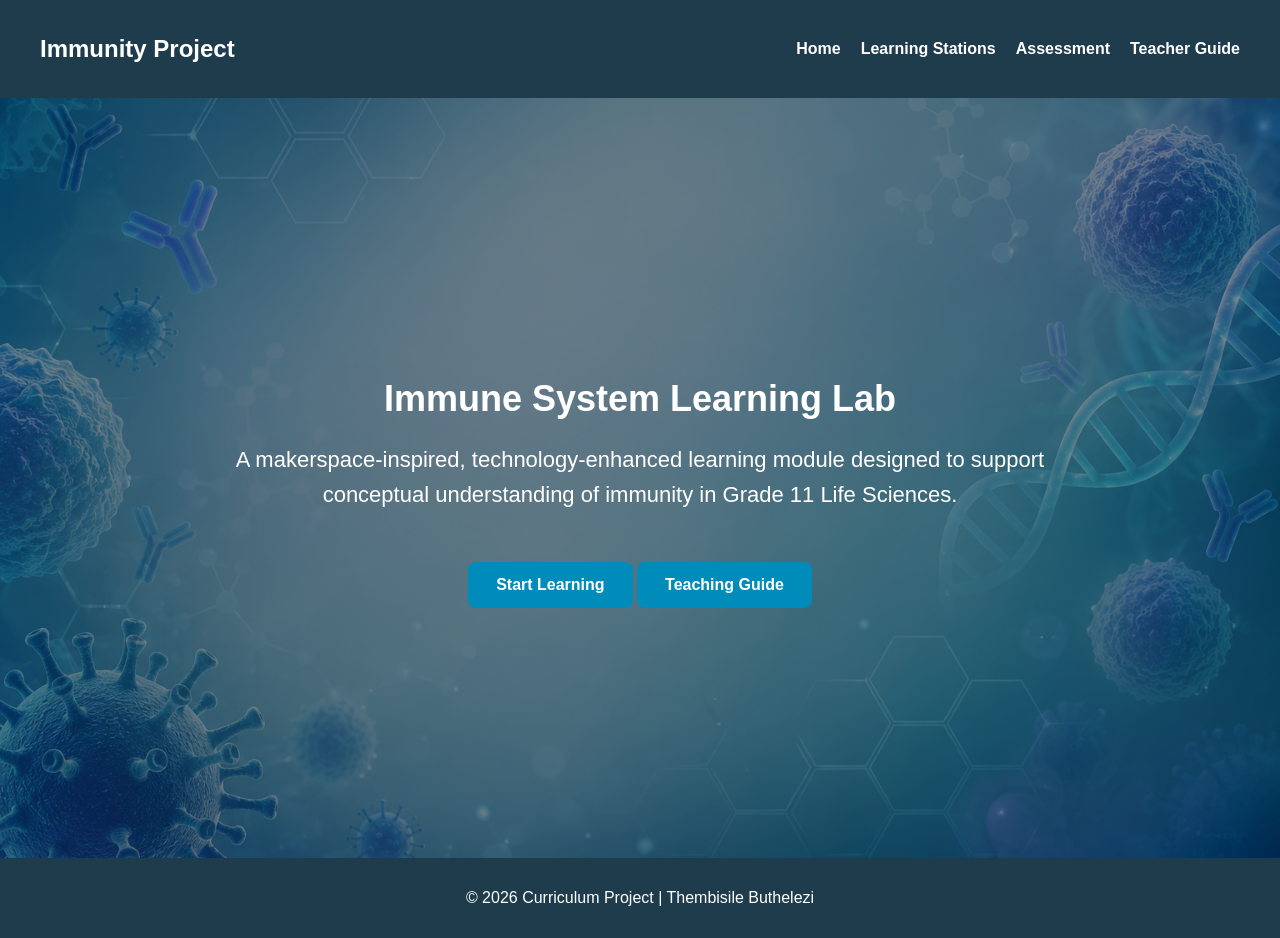
<file: index.html>
<!DOCTYPE html>
<html>
<head>
    <title>Immunity Curriculum Project</title>
    <link rel="stylesheet" href="style.css">
</head>

<body>

<header>
    <nav>
        <h2 class="logo">Immunity Project</h2>
        <ul>
            <li><a href="index.html">Home</a></li>
            <li><a href="stations.html">Learning Stations</a></li>
            <li><a href="assessment.html">Assessment</a></li>
            <li><a href="teacher.html">Teacher Guide</a></li>
        </ul>
    </nav>
</header>

<section class="hero">

    <div class="overlay">

        <h1>Immune System Learning Lab</h1>

        <p>
            A makerspace-inspired, technology-enhanced learning module designed
            to support conceptual understanding of immunity in Grade 11 Life Sciences.
        </p>

        <a href="stations.html" class="btn">
            Start Learning
        </a>

        <a href="materials.html" class="btn">
            Teaching Guide
        </a>

    </div>

</section>
    
<footer>
    <p>© 2026 Curriculum Project | Thembisile Buthelezi</p>
</footer>

</body>
</html>
</file>
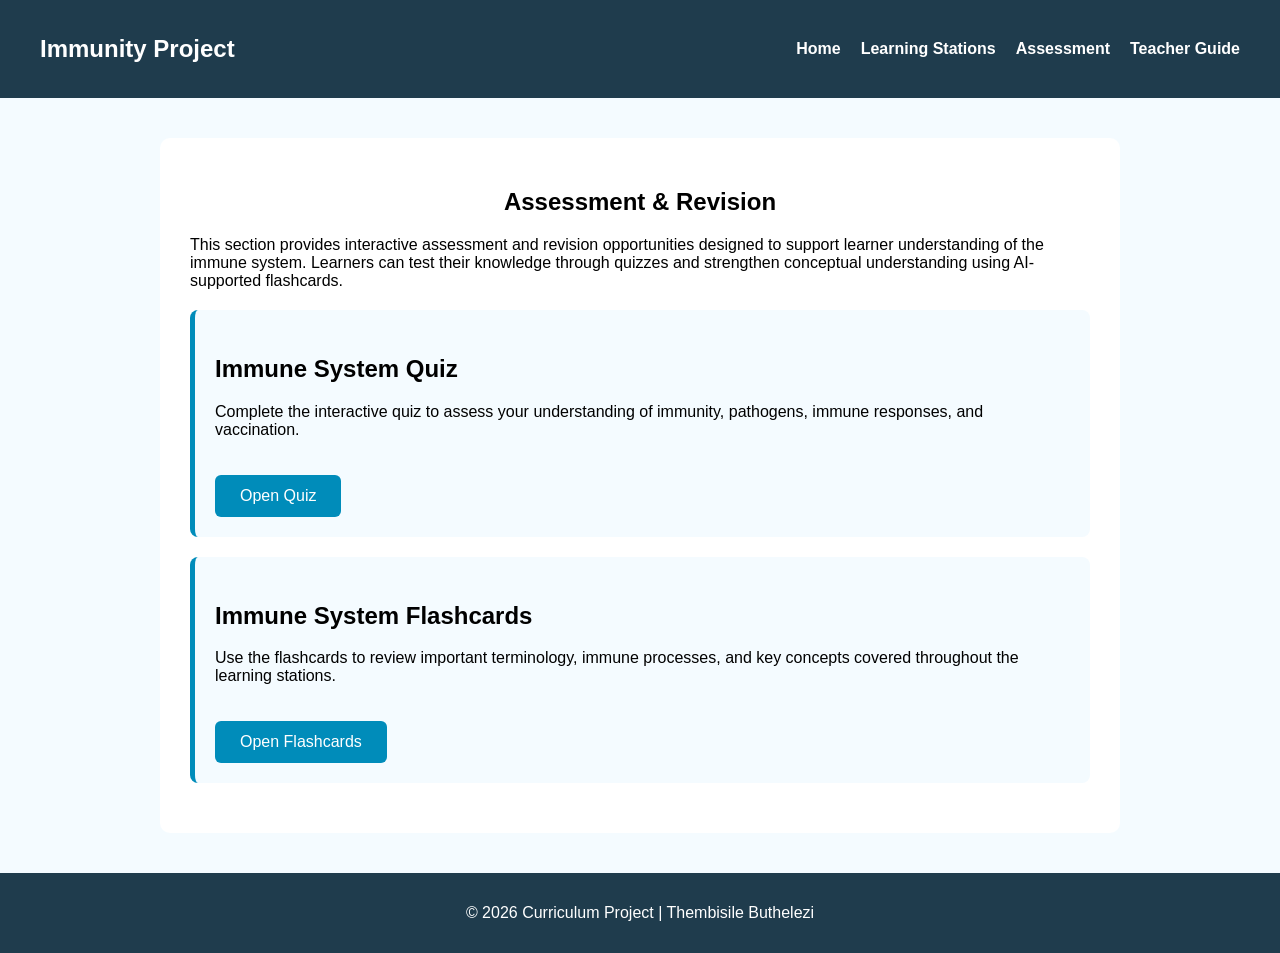
<file: assessment.html>
<!DOCTYPE html>
<html>
<head>
    <title>Immunity Curriculum Project</title>
    <link rel="stylesheet" href="style.css">
</head>

<body>

<header>
    <nav>
        <h2 class="logo">Immunity Project</h2>
        <ul>
            <li><a href="index.html">Home</a></li>
            <li><a href="stations.html">Learning Stations</a></li>
            <li><a href="assessment.html">Assessment</a></li>
            <li><a href="teacher.html">Teacher Guide</a></li>
        </ul>
    </nav>
</header>

<section class="content">

    <h1>Assessment & Revision</h1>

    <p>
        This section provides interactive assessment and revision opportunities designed to support learner understanding
        of the immune system. Learners can test their knowledge through quizzes and strengthen conceptual understanding
        using AI-supported flashcards.
    </p>

    <div class="resource-card">
        <h2>Immune System Quiz</h2>

        <p>
            Complete the interactive quiz to assess your understanding of immunity, pathogens,
            immune responses, and vaccination.
        </p>

        <a href="https://notebooklm.google.com/notebook/9b0e4395-7a58-4680-b08d-0fa371381531/artifact/3b46ad8a-26d8-48bb-a5b2-0d7d30556887?utm_source=nlm_web_share&utm_medium=google_oo&utm_campaign=art_share_2&utm_content=&utm_smc=nlm_web_share_google_oo_art_share_2_"
        target="_blank"
        class="btn">
        Open Quiz
        </a>
    </div>

    <div class="resource-card">
        <h2>Immune System Flashcards</h2>

        <p>
            Use the flashcards to review important terminology, immune processes,
            and key concepts covered throughout the learning stations.
        </p>

        <a href="https://notebooklm.google.com/notebook/9b0e4395-7a58-4680-b08d-0fa371381531/artifact/a95b08dd-61f4-4432-a550-f98af323bef5?utm_source=nlm_web_share&utm_medium=google_oo&utm_campaign=art_share_2&utm_content=&utm_smc=nlm_web_share_google_oo_art_share_2_"
        target="_blank"
        class="btn">
        Open Flashcards
        </a>
    </div>

</section>

<footer>
    <p>© 2026 Curriculum Project | Thembisile Buthelezi</p>
</footer>

</body>
</html>
</file>
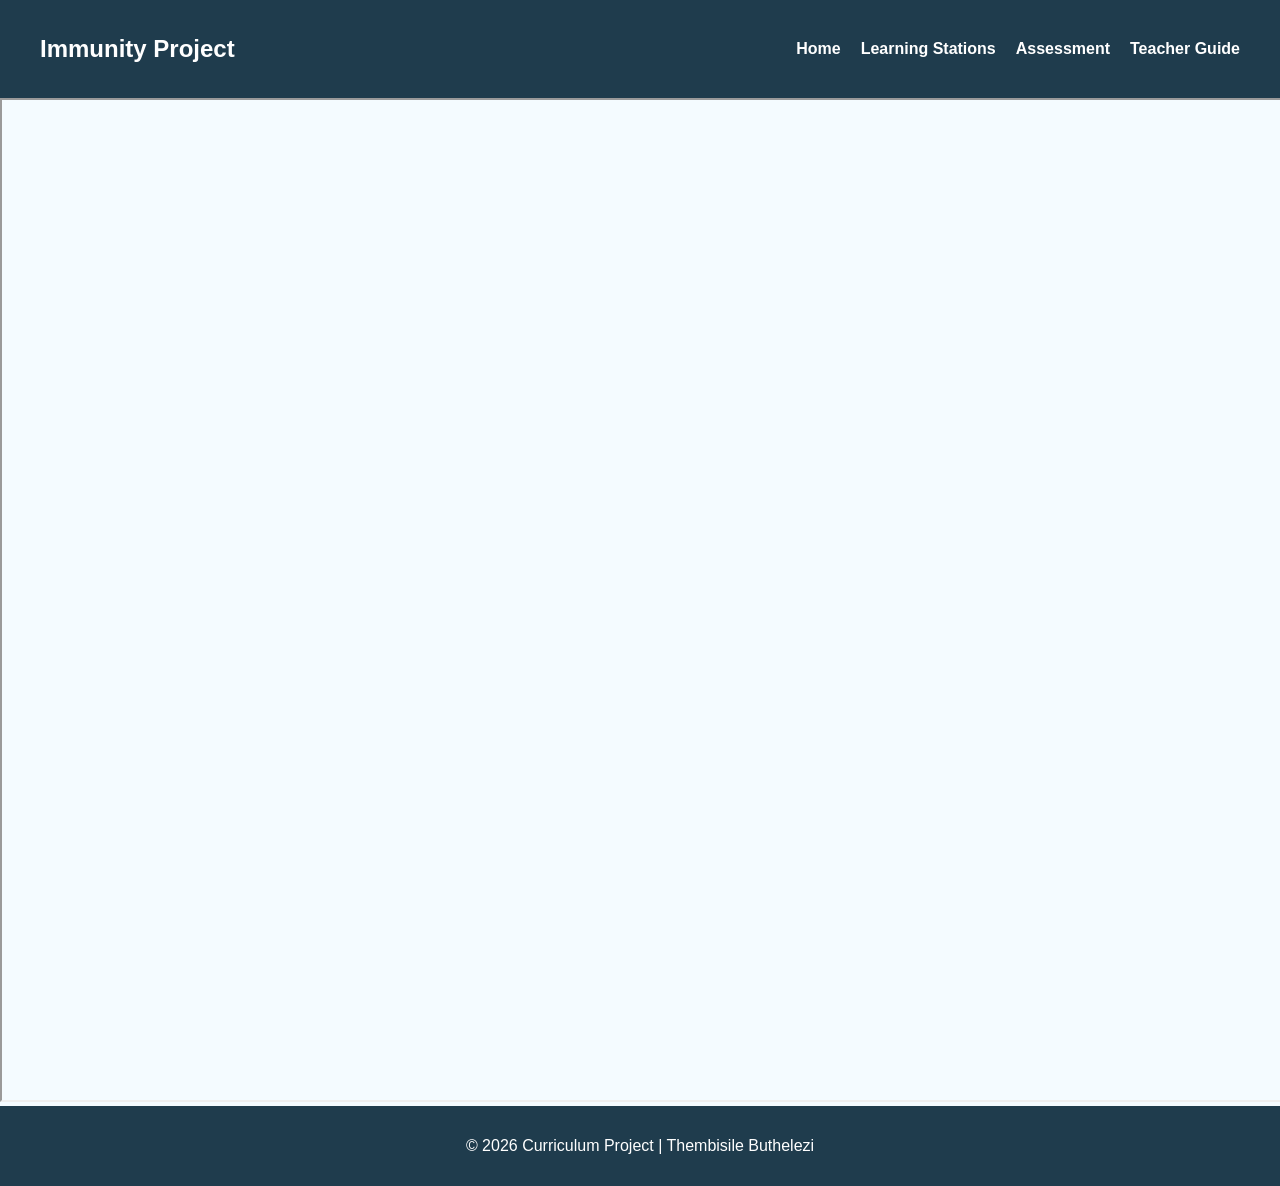
<file: materials.html>
<!DOCTYPE html>
<html>

<head>
    <title>Teaching Materials</title>
    <link rel="stylesheet" href="style.css">
</head>

<body>

<header>
    <nav>
        <h2 class="logo">Immunity Project</h2>

        <ul>
            <li><a href="index.html">Home</a></li>
            <li><a href="stations.html">Learning Stations</a></li>
            <li><a href="assessment.html">Assessment</a></li>
            <li><a href="teacher.html">Teacher Guide</a></li>
        </ul>
    </nav>
</header>

<div class="pdf-container">

    <iframe 
        src="Teacher-Materials-Immunity.pdf"
        width="100%"
        height="1000px">
    </iframe>

</div>
<footer>
    <p>© 2026 Curriculum Project | Thembisile Buthelezi</p>
</footer>

</body>
</html>
</file>
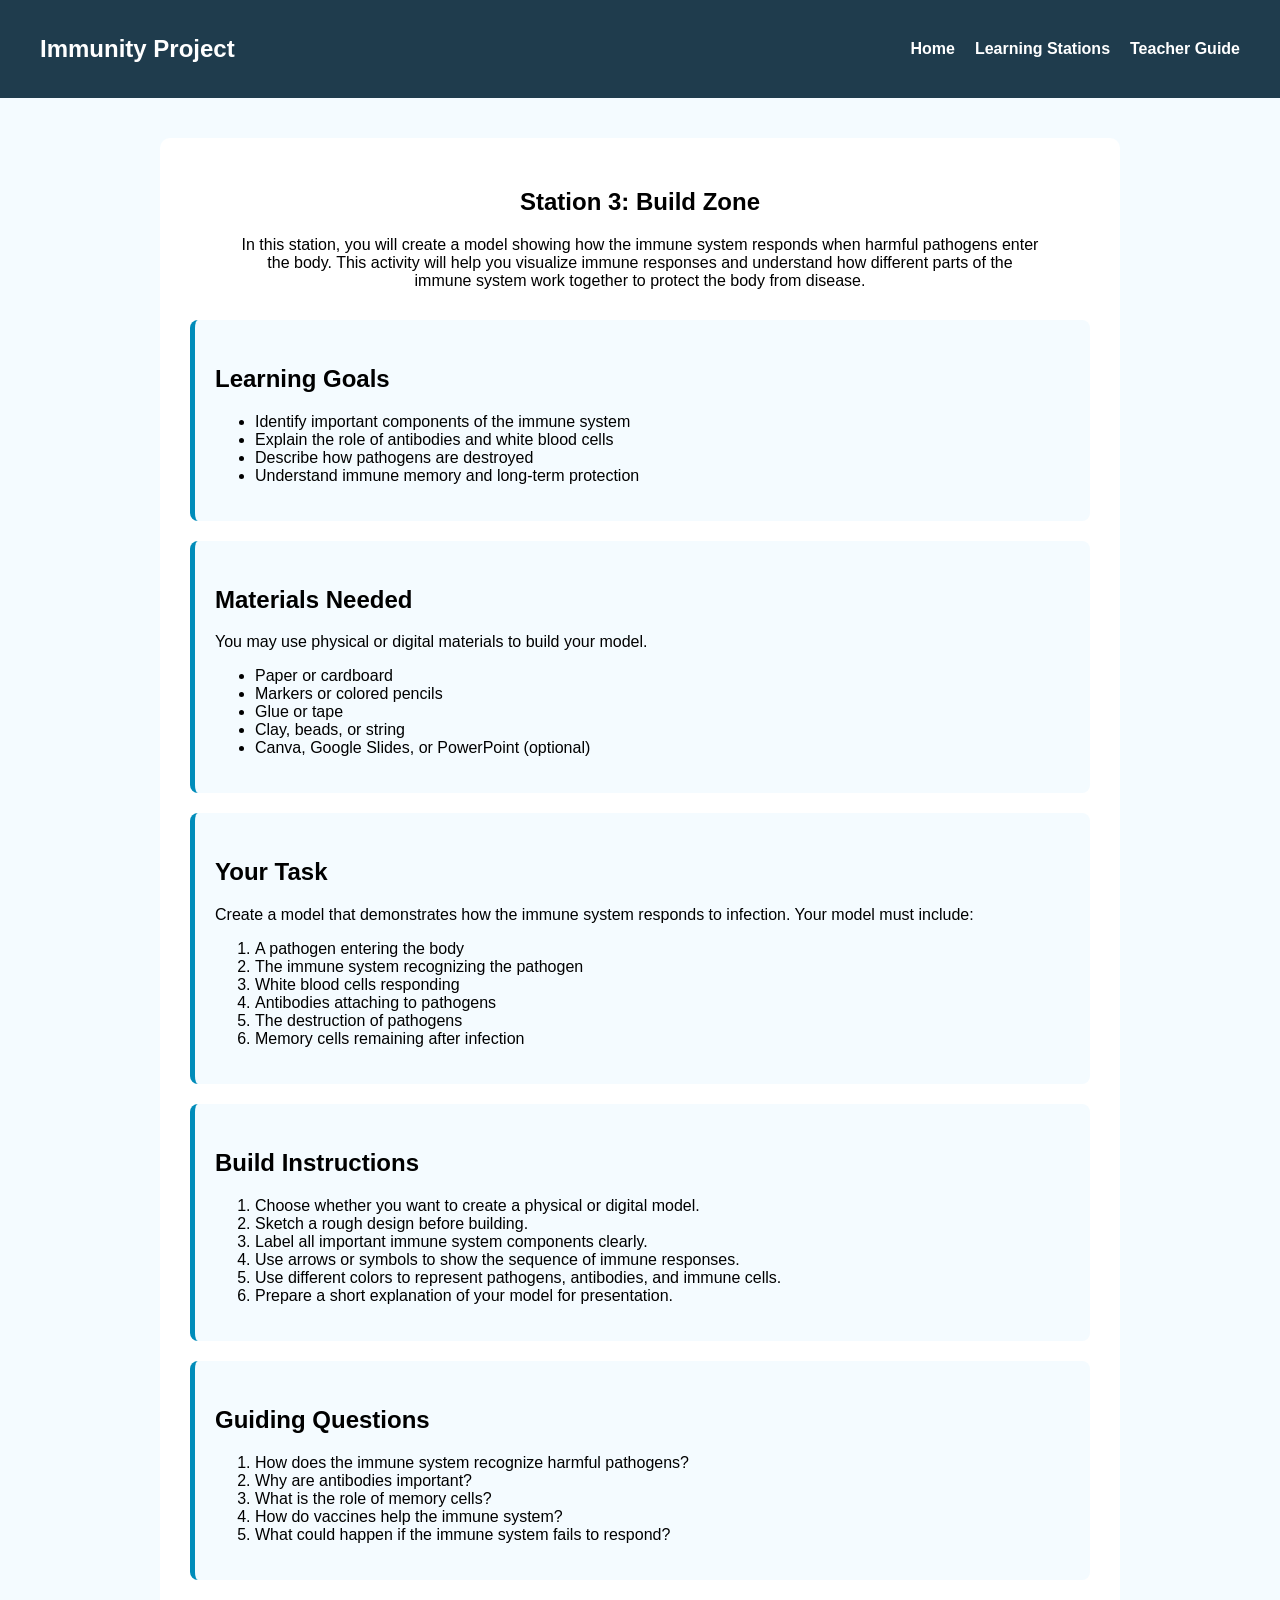
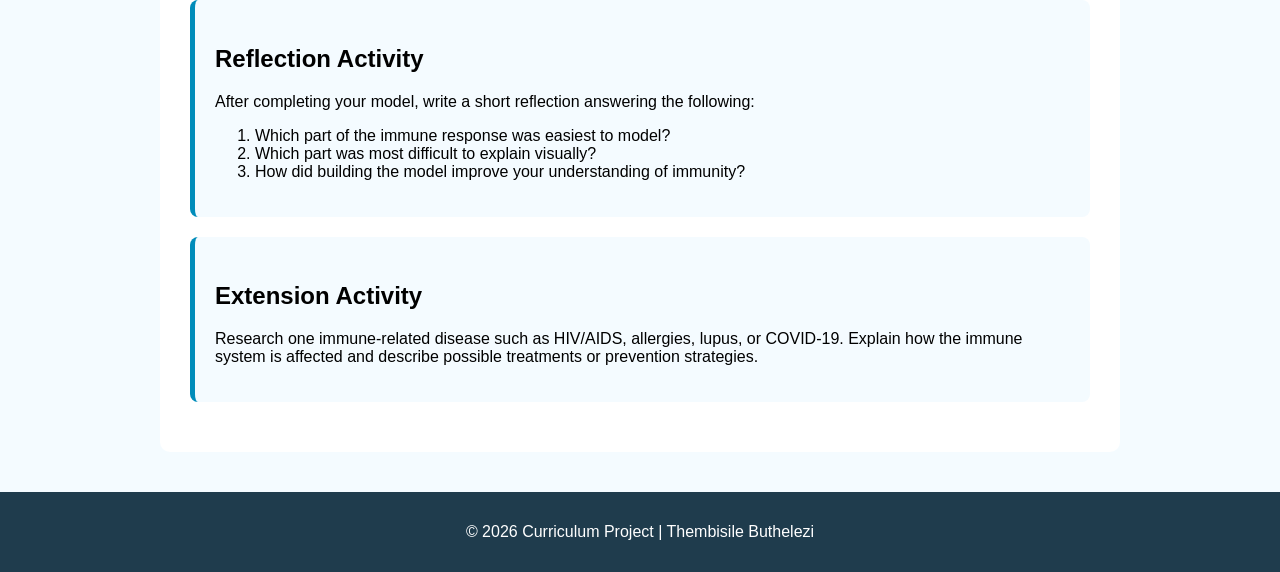
<file: station3.html>
<!DOCTYPE html>
<html>

<head>
    <title>Station 3 - Build Zone</title>
    <link rel="stylesheet" href="style.css">
</head>

<body>

<header>
    <nav>
        <h2 class="logo">Immunity Project</h2>

        <ul>
            <li><a href="index.html">Home</a></li>
            <li><a href="stations.html">Learning Stations</a></li>
            <li><a href="teacher.html">Teacher Guide</a></li>
        </ul>
    </nav>
</header>

<section class="content">

    <h1>Station 3: Build Zone</h1>

    <p class="intro">
        In this station, you will create a model showing how the immune system responds when harmful pathogens enter the body. 
        This activity will help you visualize immune responses and understand how different parts of the immune system work together 
        to protect the body from disease.
    </p>

    <div class="resource-card">

        <h2>Learning Goals</h2>

        <ul>
            <li>Identify important components of the immune system</li>
            <li>Explain the role of antibodies and white blood cells</li>
            <li>Describe how pathogens are destroyed</li>
            <li>Understand immune memory and long-term protection</li>
        </ul>

    </div>

    <div class="resource-card">

        <h2>Materials Needed</h2>

        <p>
            You may use physical or digital materials to build your model.
        </p>

        <ul>
            <li>Paper or cardboard</li>
            <li>Markers or colored pencils</li>
            <li>Glue or tape</li>
            <li>Clay, beads, or string</li>
            <li>Canva, Google Slides, or PowerPoint (optional)</li>
        </ul>

    </div>

    <div class="resource-card">

        <h2>Your Task</h2>

        <p>
            Create a model that demonstrates how the immune system responds to infection.
            Your model must include:
        </p>

        <ol>
            <li>A pathogen entering the body</li>
            <li>The immune system recognizing the pathogen</li>
            <li>White blood cells responding</li>
            <li>Antibodies attaching to pathogens</li>
            <li>The destruction of pathogens</li>
            <li>Memory cells remaining after infection</li>
        </ol>

    </div>

    <div class="resource-card">

        <h2>Build Instructions</h2>

        <ol>
            <li>Choose whether you want to create a physical or digital model.</li>
            <li>Sketch a rough design before building.</li>
            <li>Label all important immune system components clearly.</li>
            <li>Use arrows or symbols to show the sequence of immune responses.</li>
            <li>Use different colors to represent pathogens, antibodies, and immune cells.</li>
            <li>Prepare a short explanation of your model for presentation.</li>
        </ol>

    </div>

    <div class="resource-card">

        <h2>Guiding Questions</h2>

        <ol>
            <li>How does the immune system recognize harmful pathogens?</li>
            <li>Why are antibodies important?</li>
            <li>What is the role of memory cells?</li>
            <li>How do vaccines help the immune system?</li>
            <li>What could happen if the immune system fails to respond?</li>
        </ol>

    </div>

    <div class="resource-card">

        <h2>Reflection Activity</h2>

        <p>
            After completing your model, write a short reflection answering the following:
        </p>

        <ol>
            <li>Which part of the immune response was easiest to model?</li>
            <li>Which part was most difficult to explain visually?</li>
            <li>How did building the model improve your understanding of immunity?</li>
        </ol>

    </div>

    <div class="resource-card">

        <h2>Extension Activity</h2>

        <p>
            Research one immune-related disease such as HIV/AIDS, allergies, lupus, or COVID-19.
            Explain how the immune system is affected and describe possible treatments or prevention strategies.
        </p>

    </div>

</section>

<footer>
    <p>© 2026 Curriculum Project | Thembisile Buthelezi</p>
</footer>

</body>
</html>
</file>
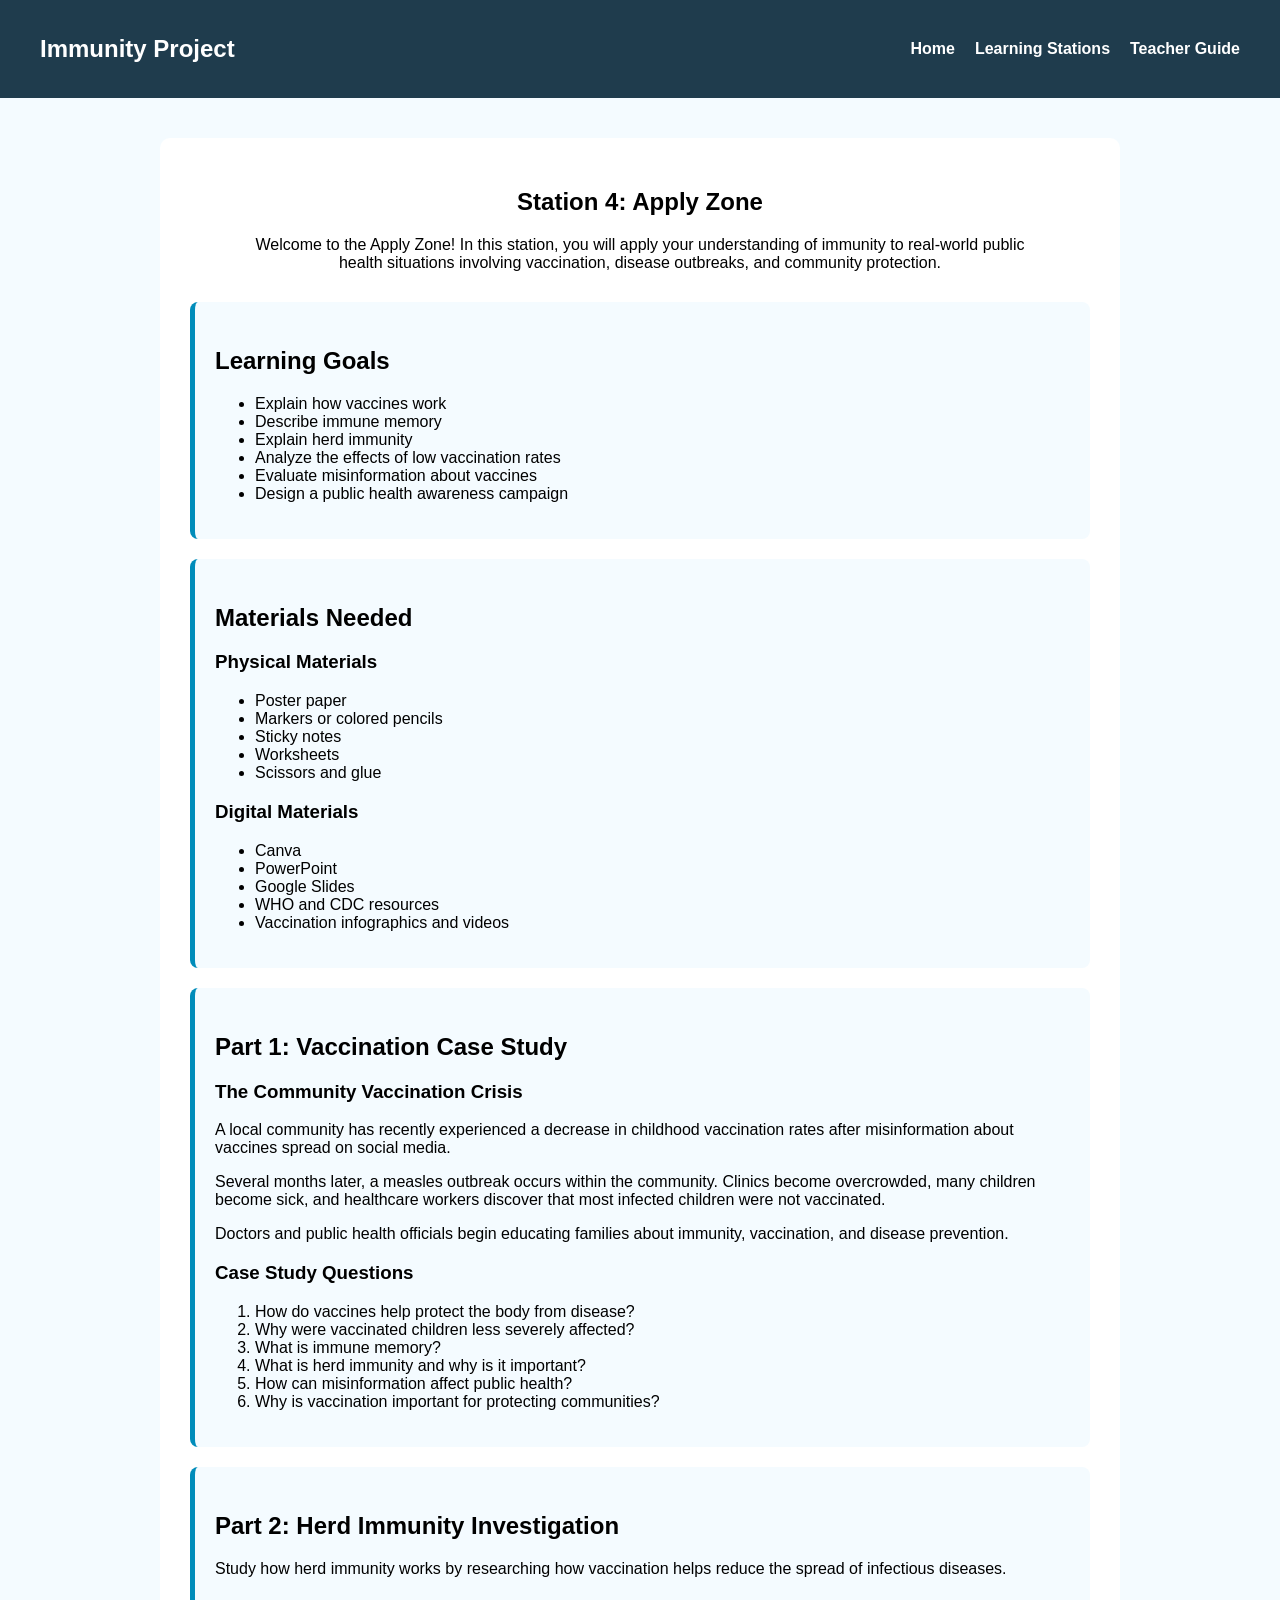
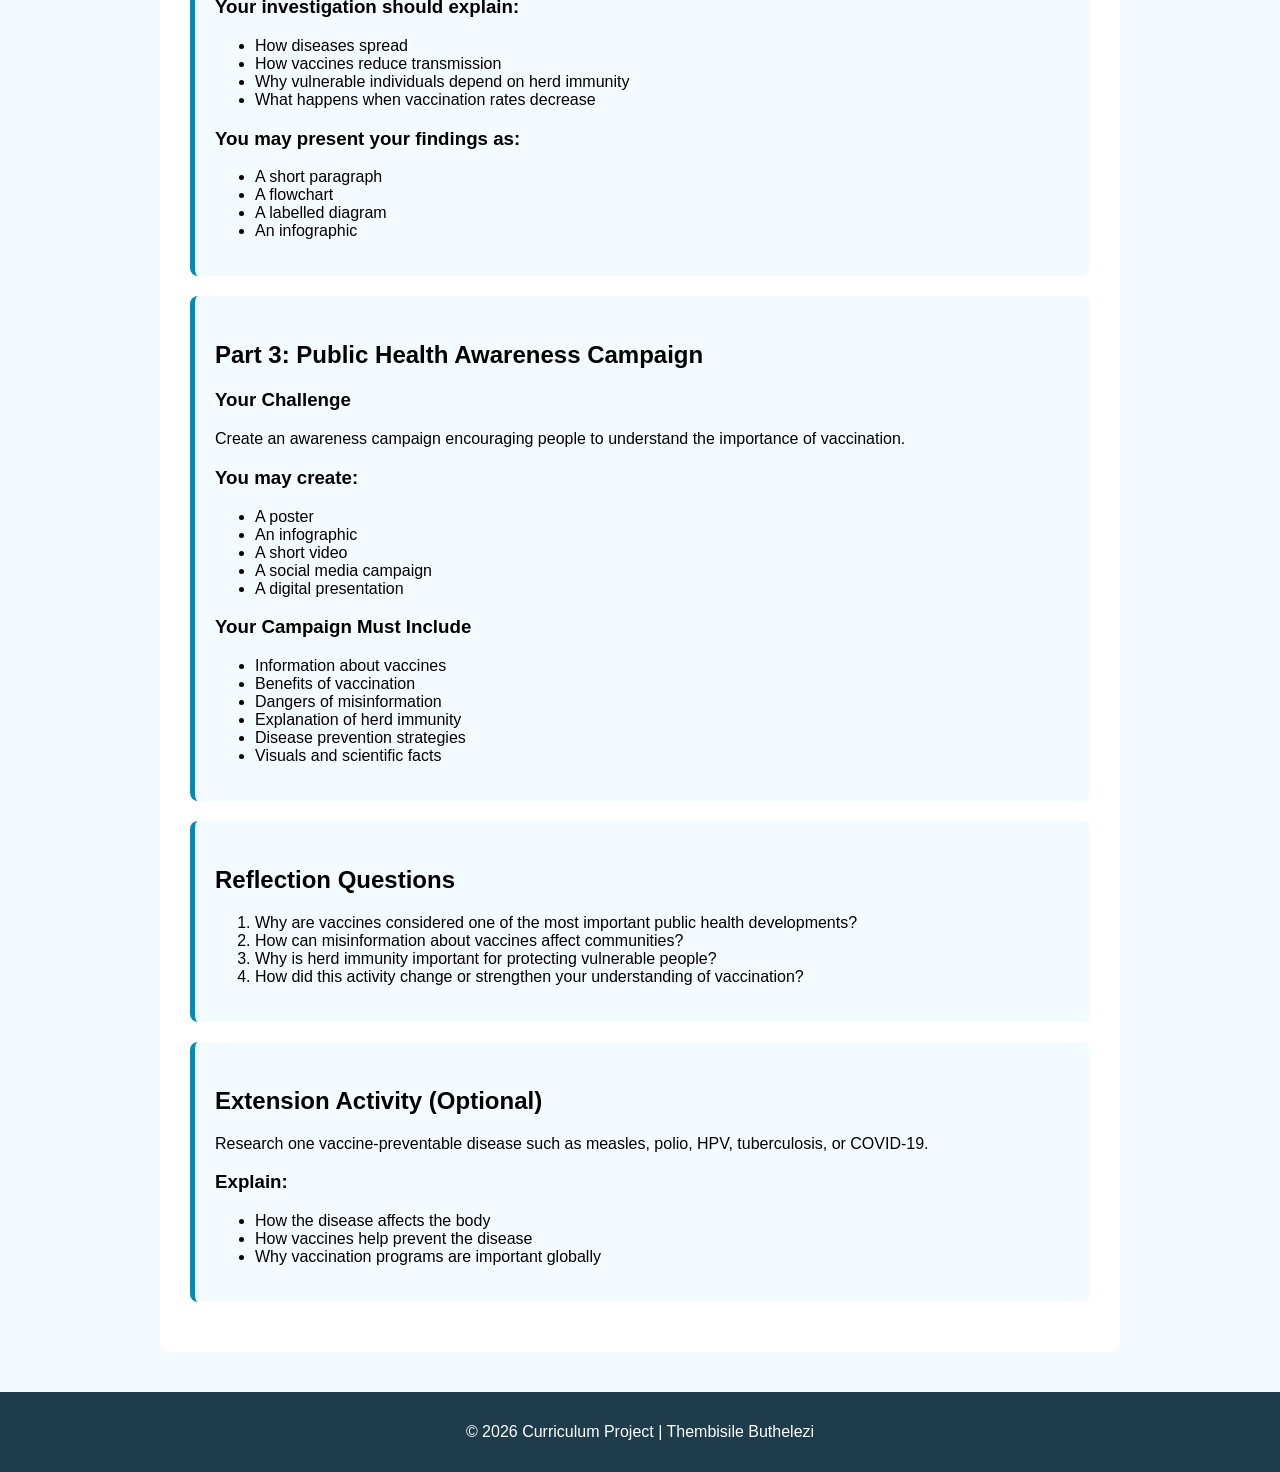
<file: station4.html>
<!DOCTYPE html>
<html>

<head>
    <title>Station 4 - Apply Zone</title>
    <link rel="stylesheet" href="style.css">
</head>

<body>

<header>
    <nav>
        <h2 class="logo">Immunity Project</h2>

        <ul>
            <li><a href="index.html">Home</a></li>
            <li><a href="stations.html">Learning Stations</a></li>
            <li><a href="teacher.html">Teacher Guide</a></li>
        </ul>
    </nav>
</header>

<section class="content">

   <h1>Station 4: Apply Zone</h1>

<p class="intro">
    Welcome to the Apply Zone! In this station, you will apply your understanding of immunity 
    to real-world public health situations involving vaccination, disease outbreaks, and community protection.
</p>

<div class="resource-card">

    <h2>Learning Goals</h2>

    <ul>
        <li>Explain how vaccines work</li>
        <li>Describe immune memory</li>
        <li>Explain herd immunity</li>
        <li>Analyze the effects of low vaccination rates</li>
        <li>Evaluate misinformation about vaccines</li>
        <li>Design a public health awareness campaign</li>
    </ul>

</div>

<div class="resource-card">

    <h2>Materials Needed</h2>

    <h3>Physical Materials</h3>

    <ul>
        <li>Poster paper</li>
        <li>Markers or colored pencils</li>
        <li>Sticky notes</li>
        <li>Worksheets</li>
        <li>Scissors and glue</li>
    </ul>

    <h3>Digital Materials</h3>

    <ul>
        <li>Canva</li>
        <li>PowerPoint</li>
        <li>Google Slides</li>
        <li>WHO and CDC resources</li>
        <li>Vaccination infographics and videos</li>
    </ul>

</div>

<div class="resource-card">

    <h2>Part 1: Vaccination Case Study</h2>

    <h3>The Community Vaccination Crisis</h3>

    <p>
        A local community has recently experienced a decrease in childhood vaccination rates after misinformation 
        about vaccines spread on social media.
    </p>

    <p>
        Several months later, a measles outbreak occurs within the community. Clinics become overcrowded,
        many children become sick, and healthcare workers discover that most infected children were not vaccinated.
    </p>

    <p>
        Doctors and public health officials begin educating families about immunity, vaccination, and disease prevention.
    </p>

    <h3>Case Study Questions</h3>

    <ol>
        <li>How do vaccines help protect the body from disease?</li>
        <li>Why were vaccinated children less severely affected?</li>
        <li>What is immune memory?</li>
        <li>What is herd immunity and why is it important?</li>
        <li>How can misinformation affect public health?</li>
        <li>Why is vaccination important for protecting communities?</li>
    </ol>

</div>

<div class="resource-card">

    <h2>Part 2: Herd Immunity Investigation</h2>

    <p>
        Study how herd immunity works by researching how vaccination helps reduce the spread of infectious diseases.
    </p>

    <h3>Your investigation should explain:</h3>

    <ul>
        <li>How diseases spread</li>
        <li>How vaccines reduce transmission</li>
        <li>Why vulnerable individuals depend on herd immunity</li>
        <li>What happens when vaccination rates decrease</li>
    </ul>

    <h3>You may present your findings as:</h3>

    <ul>
        <li>A short paragraph</li>
        <li>A flowchart</li>
        <li>A labelled diagram</li>
        <li>An infographic</li>
    </ul>

</div>

<div class="resource-card">

    <h2>Part 3: Public Health Awareness Campaign</h2>

    <h3>Your Challenge</h3>

    <p>
        Create an awareness campaign encouraging people to understand the importance of vaccination.
    </p>

    <h3>You may create:</h3>

    <ul>
        <li>A poster</li>
        <li>An infographic</li>
        <li>A short video</li>
        <li>A social media campaign</li>
        <li>A digital presentation</li>
    </ul>

    <h3>Your Campaign Must Include</h3>

    <ul>
        <li>Information about vaccines</li>
        <li>Benefits of vaccination</li>
        <li>Dangers of misinformation</li>
        <li>Explanation of herd immunity</li>
        <li>Disease prevention strategies</li>
        <li>Visuals and scientific facts</li>
    </ul>

</div>

<div class="resource-card">

    <h2>Reflection Questions</h2>

    <ol>
        <li>Why are vaccines considered one of the most important public health developments?</li>
        <li>How can misinformation about vaccines affect communities?</li>
        <li>Why is herd immunity important for protecting vulnerable people?</li>
        <li>How did this activity change or strengthen your understanding of vaccination?</li>
    </ol>

</div>

<div class="resource-card">

    <h2>Extension Activity (Optional)</h2>

    <p>
        Research one vaccine-preventable disease such as measles, polio, HPV, tuberculosis, or COVID-19.
    </p>

    <h3>Explain:</h3>

    <ul>
        <li>How the disease affects the body</li>
        <li>How vaccines help prevent the disease</li>
        <li>Why vaccination programs are important globally</li>
    </ul>

</div>

</section>

<footer>
    <p>© 2026 Curriculum Project | Thembisile Buthelezi</p>
</footer>

</body>
</html>
</file>
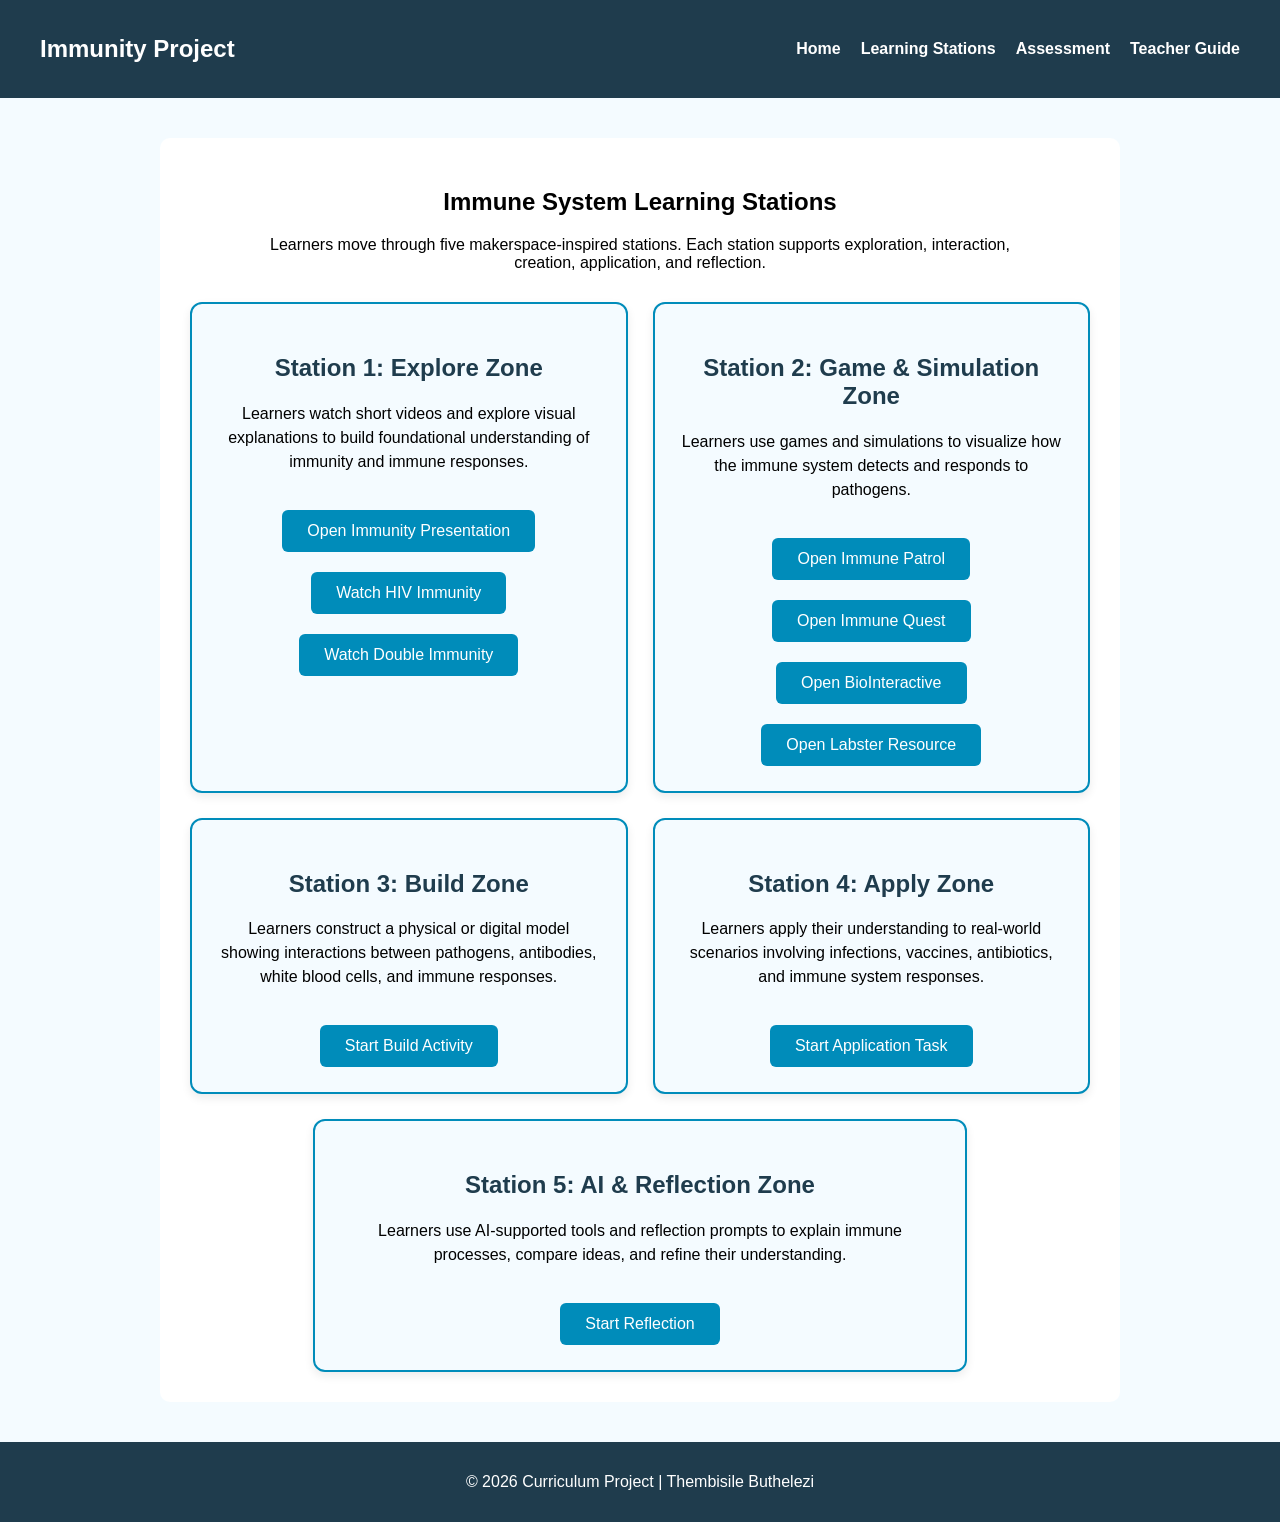
<file: stations.html>
<!DOCTYPE html>
<html>
<head>
    <title>Immunity Curriculum Project</title>
    <link rel="stylesheet" href="style.css">
</head>

<body>

<header>
    <nav>
        <h2 class="logo">Immunity Project</h2>
        <ul>
            <li><a href="index.html">Home</a></li>
            <li><a href="stations.html">Learning Stations</a></li>
            <li><a href="assessment.html">Assessment</a></li>
            <li><a href="teacher.html">Teacher Guide</a></li>
        </ul>
    </nav>
</header>

<section class="content">
    <h1>Immune System Learning Stations</h1>

    <p class="intro">
        Learners move through five makerspace-inspired stations. Each station supports exploration,
        interaction, creation, application, and reflection.
    </p>

    <div class="station-grid">

        <div class="station-card">
            <h2>Station 1: Explore Zone</h2>
            <p>
                Learners watch short videos and explore visual explanations to build foundational understanding
                of immunity and immune responses.
            </p>
            <a href="Immunity_presentation.pptx" target="_blank" class="btn">
            Open Immunity Presentation
            </a>
            <a href="https://thinktv.pbslearningmedia.org/resource/tdc02.sci.life.gen.hivimmunity/hiv-immunity/?student=true" target="_blank" class="btn">
                Watch HIV Immunity
            </a>

            <a href="https://thinktv.pbslearningmedia.org/resource/tdc02.sci.life.gen.doubleimmunity/double-immunity/?student=true" target="_blank" class="btn">
                Watch Double Immunity
            </a>
        </div>

        <div class="station-card">
            <h2>Station 2: Game & Simulation Zone</h2>
            <p>
                Learners use games and simulations to visualize how the immune system detects and responds to pathogens.
            </p>

            <a href="https://www.who.int/europe/tools-and-toolkits/immune-patrol" target="_blank" class="btn">
                Open Immune Patrol
            </a>

            <a href="https://immunequest.com/" target="_blank" class="btn">
                Open Immune Quest
            </a>

            <a href="https://www.biointeractive.org/classroom-resources/immune-system" target="_blank" class="btn">
                Open BioInteractive
            </a>

            <a href="https://www.labster.com/blog/make-learning-immune-system-easy-students" target="_blank" class="btn">
                Open Labster Resource
            </a>
        </div>

        <div class="station-card">
    <h2>Station 3: Build Zone</h2>

    <p>
        Learners construct a physical or digital model showing interactions between pathogens,
        antibodies, white blood cells, and immune responses.
    </p>

    <a href="station3.html" class="btn">
        Start Build Activity
    </a>
</div>
       

        <div class="station-card">
            <h2>Station 4: Apply Zone</h2>
            <p>
                Learners apply their understanding to real-world scenarios involving infections, vaccines,
                antibiotics, and immune system responses.
            </p>

            <a href="station4.html" class="btn">
    Start Application Task
</a>
        </div>

        <div class="station-card">
            <h2>Station 5: AI & Reflection Zone</h2>
            <p>
                Learners use AI-supported tools and reflection prompts to explain immune processes,
                compare ideas, and refine their understanding.
            </p>

            <a href="#" class="btn" onclick="alert('Reflection activity will be added here.')">
                Start Reflection
            </a>
        </div>

    </div>
</section>

<footer>
    <p>© 2026 Curriculum Project | Thembisile Buthelezi</p>
</footer>

</body>
</html>
</file>
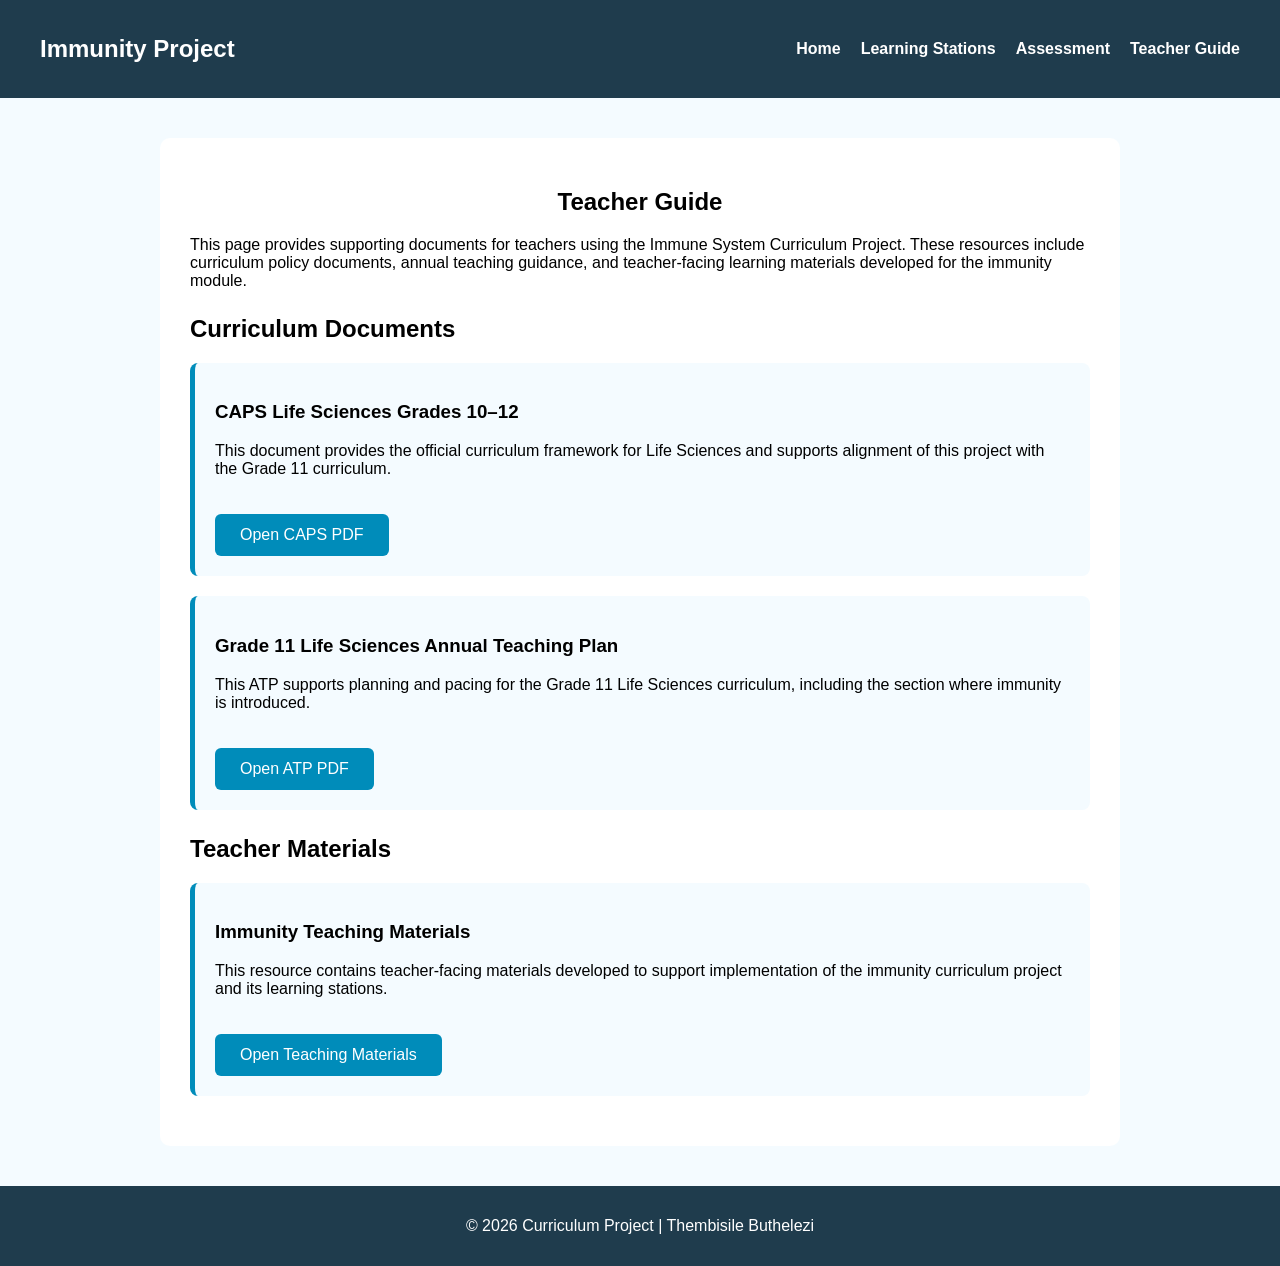
<file: teacher.html>
<!DOCTYPE html>
<html>
<head>
    <title>Immunity Curriculum Project</title>
    <link rel="stylesheet" href="style.css">
</head>

<body>

<header>
    <nav>
        <h2 class="logo">Immunity Project</h2>
        <ul>
            <li><a href="index.html">Home</a></li>
            <li><a href="stations.html">Learning Stations</a></li>
            <li><a href="assessment.html">Assessment</a></li>
            <li><a href="teacher.html">Teacher Guide</a></li>
        </ul>
    </nav>
</header>

<section class="content">
    <h1>Teacher Guide</h1>

    <p>
        This page provides supporting documents for teachers using the Immune System Curriculum Project.
        These resources include curriculum policy documents, annual teaching guidance, and teacher-facing
        learning materials developed for the immunity module.
    </p>

    <h2>Curriculum Documents</h2>

    <div class="resource-card">
        <h3>CAPS Life Sciences Grades 10–12</h3>
        <p>
            This document provides the official curriculum framework for Life Sciences and supports alignment
            of this project with the Grade 11 curriculum.
        </p>
        <a href="CAPS-Life-Sciences-Grades-10-12.pdf" target="_blank" class="btn">Open CAPS PDF</a>
    </div>

    <div class="resource-card">
        <h3>Grade 11 Life Sciences Annual Teaching Plan</h3>
        <p>
            This ATP supports planning and pacing for the Grade 11 Life Sciences curriculum, including the
            section where immunity is introduced.
        </p>
        <a href="Grade-11-Life-Sciences-ATP.pdf" target="_blank" class="btn">Open ATP PDF</a>
    </div>

    <h2>Teacher Materials</h2>

    <div class="resource-card">
        <h3>Immunity Teaching Materials</h3>
        <p>
            This resource contains teacher-facing materials developed to support implementation of the
            immunity curriculum project and its learning stations.
        </p>
        <a href="Teacher-Materials-Immunity.pdf" target="_blank" class="btn">Open Teaching Materials</a>
    </div>
</section>

<footer>
    <p>© 2026 Curriculum Project | Thembisile Buthelezi</p>
</footer>

</body>
</html>
</file>
<file: style.css>
body {
    margin: 0;
    font-family: Arial, sans-serif;
    background-color: #f4fbff;
}

header {
    background-color: #1f3c4d;
    padding: 15px 40px;
}

nav {
    display: flex;
    justify-content: space-between;
    align-items: center;
}

.logo {
    color: white;
}

nav ul {
    list-style: none;
    display: flex;
    gap: 20px;
}

nav a {
    color: white;
    text-decoration: none;
    font-weight: bold;
}

.hero {
    background:
        linear-gradient(rgba(0,0,0,0.35), rgba(0,0,0,0.35)),
        url("background-image.png");

    background-size: cover;
    background-position: center;

    min-height: 80vh;

    display: flex;
    justify-content: center;
    align-items: center;

    text-align: center;
    color: white;

    padding: 20px;
}

.overlay {
    max-width: 900px;
}

.hero h1 {
    font-size: 56px;
    margin-bottom: 20px;
}

.hero p {
    font-size: 22px;
    line-height: 1.6;
    margin-bottom: 30px;
}

.hero .btn {
    display: inline-block;
    padding: 14px 28px;
    background-color: #008cba;
    color: white;
    text-decoration: none;
    border-radius: 8px;
    font-weight: bold;
}
.hero h1 {
    font-size: 36px;
}

.btn {
    display: inline-block;
    width: auto;              /* THIS fixes the stretching */
    max-width: fit-content;   /* extra safety */
    margin-top: 20px;
    padding: 12px 25px;
    background-color: #008cba;
    color: white;
    border-radius: 6px;
    text-decoration: none;
}

footer {
    background-color: #1f3c4d;
    color: white;
    text-align: center;
    padding: 15px;
}
.content {
    max-width: 900px;
    margin: 40px auto;
    background: white;
    padding: 30px;
    border-radius: 10px;
}

.content h1 {
    text-align: center;
}

.content h2 {
    margin-top: 25px;
}
.hero {
    position: relative;
}

.hero::before {
    content: "";
    position: absolute;
    top: 0;
    left: 0;
    right: 0;
    bottom: 0;
    background: rgba(0, 40, 70, 0.25); /* dark overlay */
}

.hero * {
    position: relative;
}
body {
    display: flex;
    flex-direction: column;
    min-height: 100vh;
}

.hero {
    flex: 1;
    display: flex;
    flex-direction: column;
    justify-content: center;
}
.hero .btn {
    display: inline-block;
}
.resource-card {
    background: #f4fbff;
    padding: 20px;
    margin: 20px 0;
    border-left: 5px solid #008cba;
    border-radius: 8px;
}
.intro {
    text-align: center;
    max-width: 800px;
    margin: 0 auto 30px auto;
}

.station-grid {
    display: grid;
    grid-template-columns: repeat(2, 1fr);
    gap: 25px;
    margin-top: 30px;
}

.station-card {
    background: #f4fbff;
    border: 2px solid #008cba;
    border-radius: 12px;
    padding: 25px;
    text-align: center;
    box-shadow: 0 4px 10px rgba(0,0,0,0.08);
}

.station-card h2 {
    color: #1f3c4d;
    font-size: 24px;
}

.station-card p {
    line-height: 1.5;
}

.station-card:nth-child(5) {
    grid-column: 1 / 3;
    max-width: 600px;
    margin: 0 auto;
.diagram-section {
    text-align: center;
    padding: 40px 20px 60px 20px;
    background-color: white;
}

.diagram-section h1 {
    font-size: 48px;
    margin-bottom: 20px;
}

.diagram-section p {
    max-width: 900px;
    margin: 0 auto 20px auto;
    line-height: 1.6;
    font-size: 20px;
}

.diagram-image {
    width: 95%;
    max-width: 1100px;
    display: block;
    margin: 30px auto;
    border-radius: 10px;
}
    
.pdf-container {
    max-width: 1100px;
    margin: 40px auto;
    background: white;
    padding: 20px;
    border-radius: 12px;
}

.pdf-container iframe {
    border: none;
    width: 100%;
    height: 1000px;
}
</file>
